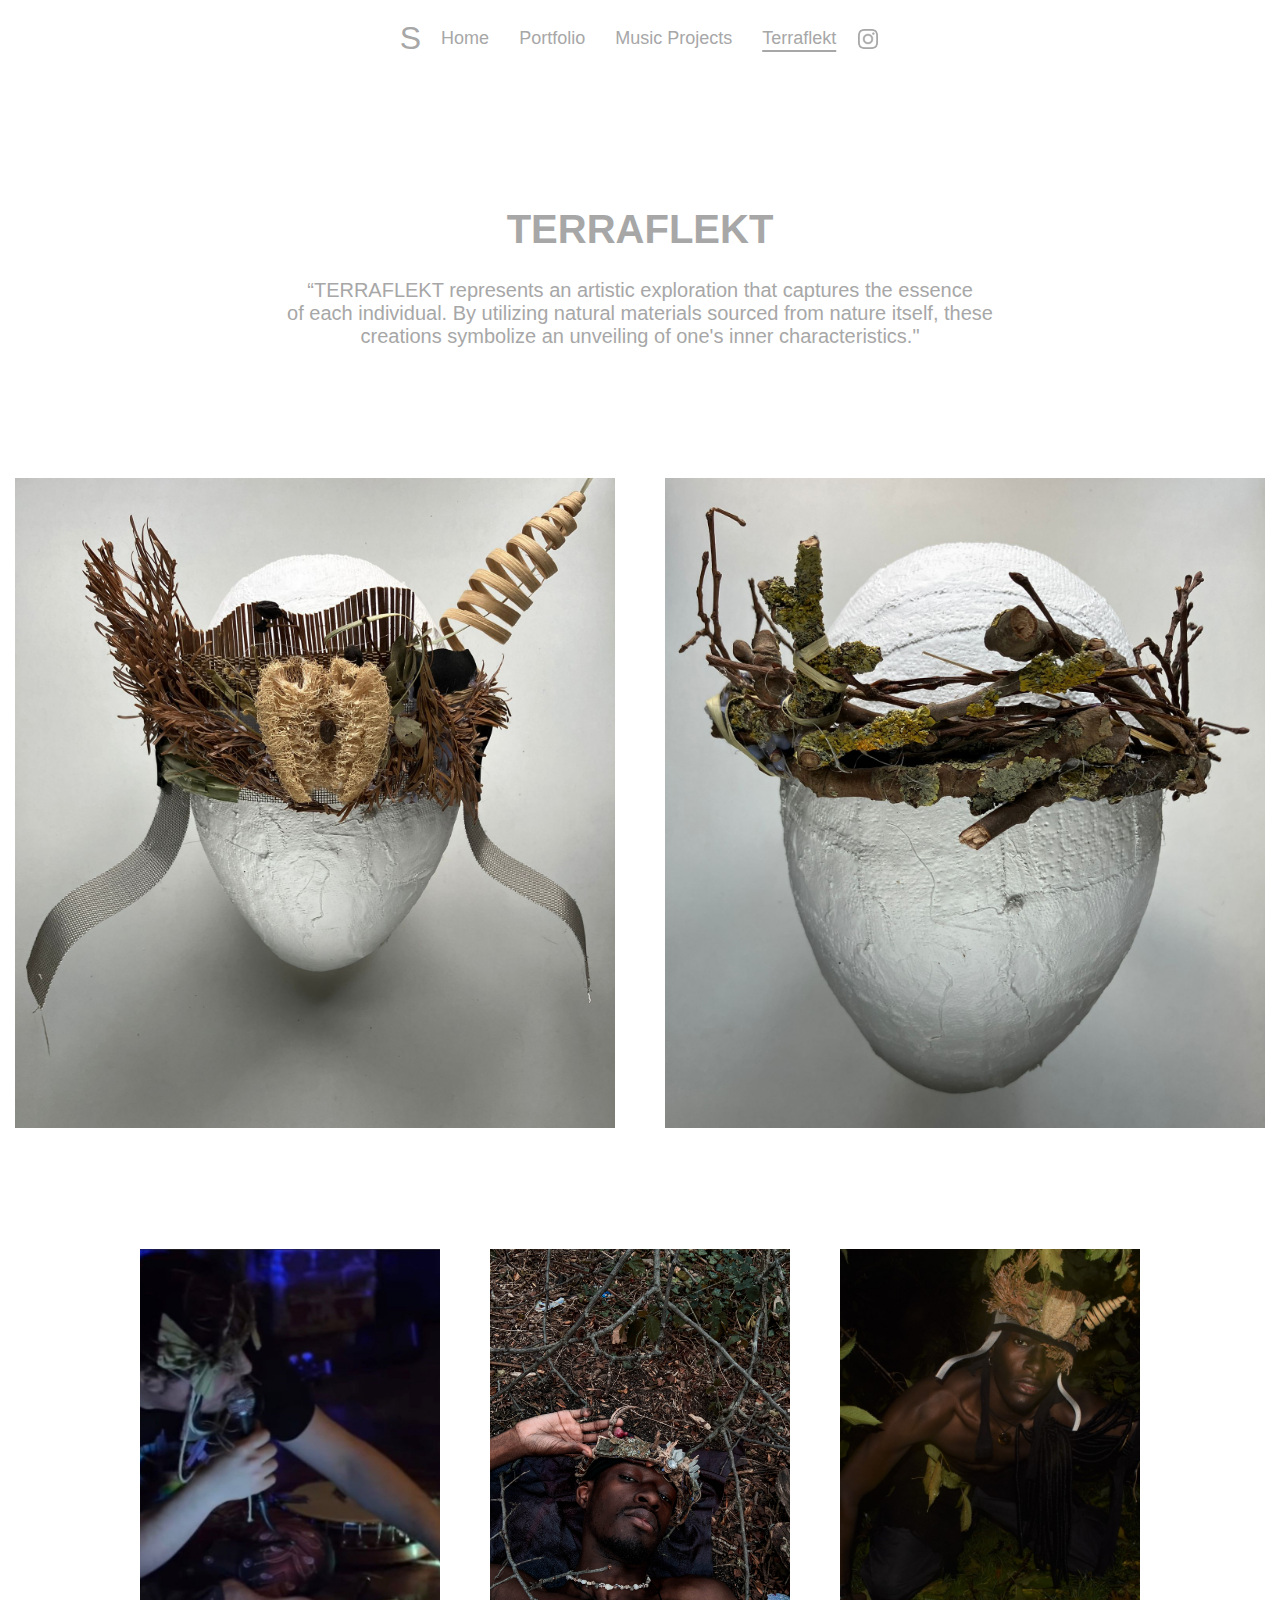
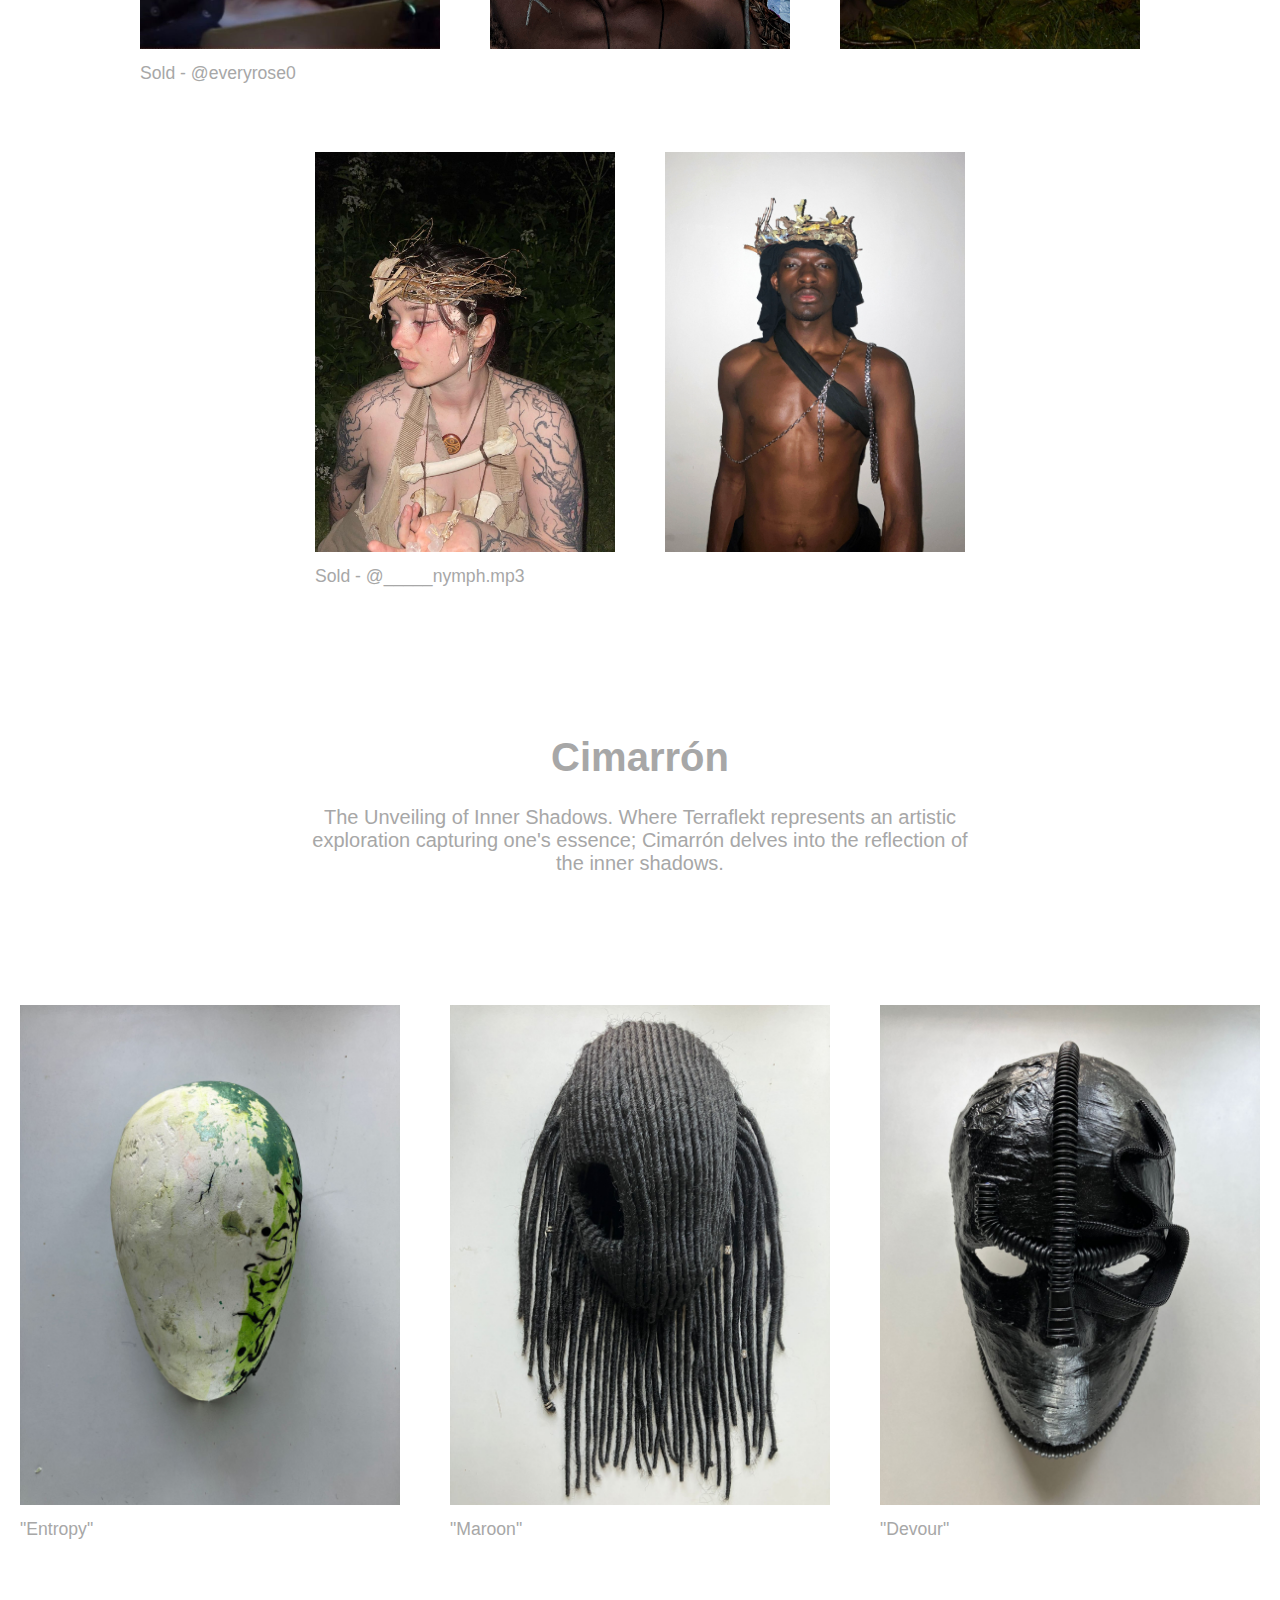
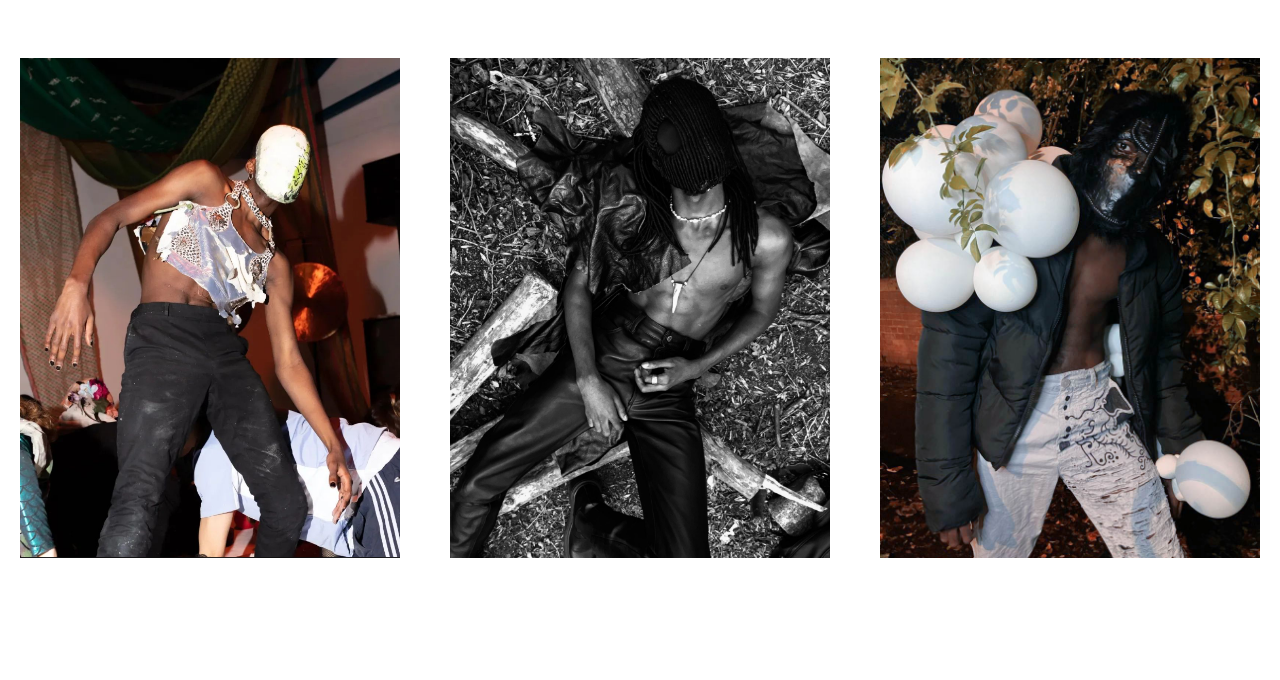
<file: terraflekt.html>
<!DOCTYPE html>
<html lang="en">
<head>
    <meta charset="UTF-8">
    <title>Terraflekt</title>
    <style>
        /* General Styles */
        body {
            margin: 0;
            font-family: 'Helvetica', sans-serif;
        }

        /* Skip Link */
        .skip-link {
            position: absolute;
            top: -40px;
            left: 0;
            background: #fff;
            color: #000;
            padding: 8px;
            text-decoration: none;
            border: 1px solid #000;
            transition: top 0.3s;
        }
        .skip-link:focus {
            top: 0;
        }

        /* Header Styling */
        header {
            background-color: #ffffff;
            padding: 20px;
            position: relative;
            overflow: hidden;
        }

        /* Branding Center Layout */
        .brandingCenter {
            display: flex;
            justify-content: center;
            align-items: center;
            gap: 20px;
            position: relative;
        }

        .site-title {
            font-size: 2rem;
            text-decoration: none;
            color: #a7a7a7;
        }

        .navigation ul {
            list-style: none;
            padding: 0;
            margin: 0;
            display: flex;
            gap: 30px;
            opacity: 1;
            transition: opacity 1s ease;
        }

        .navigation a {
            text-decoration: none;
            color: #a7a7a7;
            transition: color 0.3s ease;
            font-size: 18px;
        }

        .navigation a:hover {
            color: #a7a7a7;
        }

        .navigation a.active {
            text-decoration: underline;
            color: #a7a7a7;
            text-underline-offset: 6px;
            text-decoration-thickness: 2px;
        }

        /* Social Media Icons */
        .social-media {
            display: flex;
            gap: 10px;
        }

        .social-icon {
            display: inline-block;
            width: 20px;
            height: 20px;
            border-radius: 28%;
            border: 2px solid #00000000;
            transition: transform 0.3s ease;
            overflow: hidden;
        }

        .social-icon img {
            width: 100%;
            height: 100%;
            object-fit: cover;
            transition: transform 0.3s ease;
        }

        .social-icon:hover {
            transform: scale(1.2);
        }

        /* Text Section */
        .text-section {
            margin: 130px;
            text-align: center;
            color: #a7a7a7;
            text-decoration-thickness: 2px;
            font-size: 20px;
        }

        /* Gallery Styles */
        .gallery {
            display: flex;
            gap: 50px;
            justify-content: center;
            flex-wrap: wrap;
        }

        .gallery img {
            object-fit: cover;
            border-radius: 0px;
            cursor: pointer;
            transition: transform 0.3s ease;
        }

        /* Gallery Section Spacing */
        .gallery-section {
            margin-bottom: 100px; /* Adds space beneath each gallery section */
        }

        /* Image description styling */
        .image-description {
            text-align: left;
            margin-top: 10px;
            font-size: 1.1rem;
            color: #a7a7a7;
        }
    </style>
</head>
<body>
    <header>
        <a href="#main-content" class="skip-link">Skip to content</a>
        <div class="brandingCenter">
            <a href="/" class="site-title">S</a>
            <nav class="navigation">
                <ul>
                    <li><a href="index.html">Home</a></li>
                    <li><a href="portfolio.html">Portfolio</a></li>
                    <li><a href="musicprojects.html">Music Projects</a></li>
                    <li><a href="terraflekt.html" class="active">Terraflekt</a></li>                  
                </ul>
            </nav>
            <div class="social-media">
                <a href="https://instagram.com" target="_blank" class="social-icon" aria-label="Instagram">
                    <img src="images/instagram.png" alt="Instagram">
                </a>
            </div>
        </div>
    </header>

    <!-- Text Section -->
    <section class="text-section">
        <h1>TERRAFLEKT</h1>
        <p>“TERRAFLEKT represents an artistic exploration that captures the essence<br /> 
            of each individual. By utilizing natural materials sourced from nature itself, these<br /> 
            creations symbolize an unveiling of one's inner characteristics."</p>
    </section>

    <main id="main-content">
        <!-- Gallery Section 1 -->
        <section class="gallery-section gallery-section-1">
            <div class="gallery">
                <div>
                    <img src="images/headpieces/01.jpg" alt="Landscape 1" width="600" height="650">
                    <p class="image-description">       </p>
                </div>
                <div>
                    <img src="images/headpieces/02.jpg" alt="Landscape 2" width="600" height="650">
                    <p class="image-description">       </p>
                </div>
            </div>
        </section>

        <!-- Gallery Section 2 -->
        <section class="gallery-section gallery-section-2">
            <div class="gallery">
                <div>
                    <img src="images/headpieces/06.jpg" alt="City 1" width="300" height="400">
                    <p class="image-description">Sold - @everyrose0</p>
                </div>
                <div>
                    <img src="images/headpieces/07.jpg" alt="City 2" width="300" height="400">
                    <p class="image-description">       </p>
                </div>
                <div>
                    <img src="images/headpieces/08.jpg" alt="City 3" width="300" height="400">
                    <p class="image-description">       </p>
                </div>
                <div>
                    <img src="images/headpieces/05.jpg" alt="City 4" width="300" height="400">
                    <p class="image-description">Sold - @_____nymph.mp3</p>
                </div>
                <div>
                    <img src="images/headpieces/03.jpg" alt="City 5" width="300" height="400">
                    <p class="image-description">       </p>
                </div>
            </div>
        </section>

        <!-- Text Section -->
        <section class="text-section">
            <h1>Cimarrón</h1>
            <p>The Unveiling of Inner Shadows. Where Terraflekt represents an artistic<br /> 
                exploration capturing one's essence; Cimarrón delves into the reflection of<br /> 
                the inner shadows.</p>
        </section>

        <!-- Gallery Section 3 -->
        <section class="gallery-section gallery-section-3-4">
            <div class="gallery">
                <div>
                    <img src="images/headpieces/c01.jpg" alt="Music Project 1" width="380" height="500">
                    <p class="image-description">"Entropy"</p>
                </div>
                <div>
                    <img src="images/headpieces/c02.jpg" alt="Music Project 2" width="380" height="500">
                    <p class="image-description">"Maroon"</p>
                </div>
                <div>
                    <img src="images/headpieces/c03.jpg" alt="Music Project 3" width="380" height="500">
                    <p class="image-description">"Devour"</p>
                </div>
            </div>
        </section>

        <!-- Gallery Section 4 -->
        <section class="gallery-section gallery-section-3-4">
            <div class="gallery">
                <div>
                    <img src="images/headpieces/c04.PNG" alt="Artwork 1" width="380" height="500">
                    <p class="image-description">       </p>
                </div>
                <div>
                    <img src="images/headpieces/c05.jpg" alt="Artwork 2" width="380" height="500">
                    <p class="image-description">       </p>
                </div>
                <div>
                    <img src="images/headpieces/c06.jpg" alt="Artwork 3" width="380" height="500">
                    <p class="image-description">       </p>
                </div>
            </div>
        </section>
    </main>
</body>
</file>
